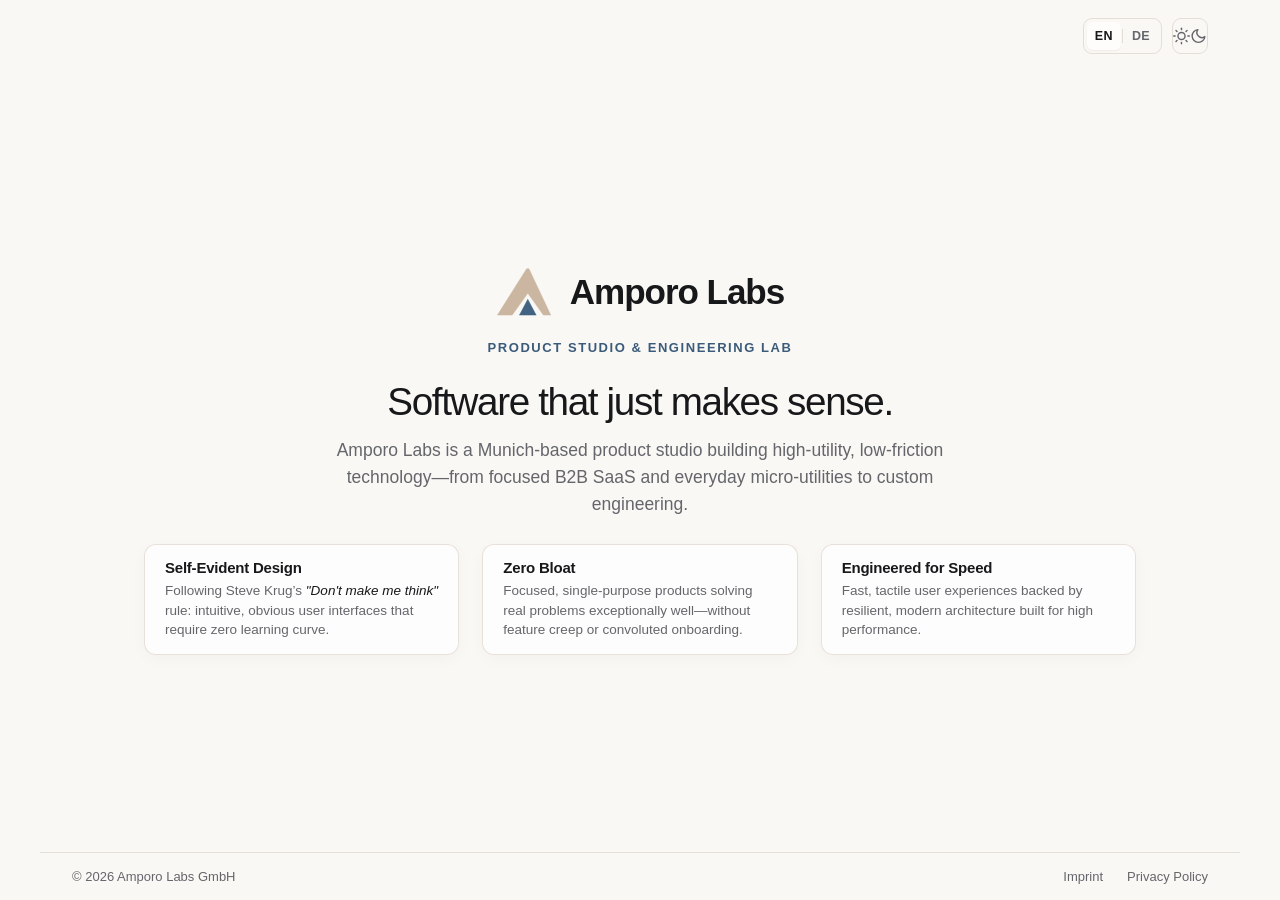
<file: index.html>
<!doctype html>
<html lang="en">
<head>
  <meta charset="utf-8">
  <meta name="viewport" content="width=device-width, initial-scale=1">
  <meta name="description" content="Amporo Labs GmbH is a Munich-based product studio and engineering lab building high-utility, low-friction technology.">
  <title>Amporo Labs GmbH — Product Studio &amp; Engineering Lab</title>
  <link rel="canonical" href="https://amporolabs.com/">
  <link rel="alternate" hreflang="en" href="https://amporolabs.com/">
  <link rel="alternate" hreflang="de" href="https://amporolabs.com/de/">
  <link rel="alternate" hreflang="x-default" href="https://amporolabs.com/">
  <meta property="og:title" content="Amporo Labs GmbH — Product Studio &amp; Engineering Lab">
  <meta property="og:description" content="Amporo Labs is a Munich-based product studio and engineering lab building high-utility, low-friction technology.">
  <meta property="og:type" content="website">
  <meta property="og:url" content="https://amporolabs.com/">
  <meta property="og:image" content="https://amporolabs.com/logo-mark.svg">
  <meta name="twitter:card" content="summary">
  <link rel="icon" type="image/svg+xml" href="favicon.svg">
  <link rel="stylesheet" href="styles.css">
  <script>
    (function() {
      try {
        var savedTheme = localStorage.getItem('amporo-theme');
        if (savedTheme) document.documentElement.setAttribute('data-theme', savedTheme);
        var savedLang = localStorage.getItem('amporo-lang');
        if (savedLang === 'de') {
          window.location.replace('de/');
        }
      } catch(e) {}
    })();
  </script>
</head>
<body>
  <header class="site-header landing-header">
    <div class="header-actions">
      <nav class="lang-switcher" aria-label="Language">
        <span class="lang-opt is-active" aria-current="true">EN</span>
        <span class="lang-divider" aria-hidden="true"></span>
        <a class="lang-opt" href="de/" data-lang="de" aria-label="Auf Deutsch wechseln">DE</a>
      </nav>
      <button id="theme-toggle" class="theme-toggle-btn" aria-label="Toggle color theme">
        <!-- Sun icon (shown in dark mode) -->
        <svg class="icon-sun" viewBox="0 0 24 24" aria-hidden="true">
          <circle cx="12" cy="12" r="5"></circle>
          <line x1="12" y1="1" x2="12" y2="3"></line>
          <line x1="12" y1="21" x2="12" y2="23"></line>
          <line x1="4.22" y1="4.22" x2="5.64" y2="5.64"></line>
          <line x1="18.36" y1="18.36" x2="19.78" y2="19.78"></line>
          <line x1="1" y1="12" x2="3" y2="12"></line>
          <line x1="21" y1="12" x2="23" y2="12"></line>
          <line x1="4.22" y1="19.78" x2="5.64" y2="18.36"></line>
          <line x1="18.36" y1="5.64" x2="19.78" y2="4.22"></line>
        </svg>
        <!-- Moon icon (shown in light mode) -->
        <svg class="icon-moon" viewBox="0 0 24 24" aria-hidden="true">
          <path d="M21 12.79A9 9 0 1 1 11.21 3 7 7 0 0 0 21 12.79z"></path>
        </svg>
      </button>
    </div>
  </header>

  <main class="landing">
    <section class="hero" aria-labelledby="hero-title">
      <div class="hero-logo-wrap">
        <a class="hero-brand" href="./" aria-label="Amporo Labs home">
          <svg class="hero-logo-mark" xmlns="http://www.w3.org/2000/svg" viewBox="0 0 242 232" fill="none" aria-hidden="true">
            <path d="M132 16 L142 16 L236 216 L204 216 L137 122 L70 216 L6 216 Z" fill="#CBB7A1" stroke="#CBB7A1" stroke-width="2" stroke-linejoin="round"/>
            <polygon points="137,148 173,216 101,216" fill="#426382" stroke="#426382" stroke-width="2" stroke-linejoin="round"/>
          </svg>
          <span class="hero-brand-name">Amporo Labs</span>
        </a>
      </div>

      <p class="eyebrow">Product Studio &amp; Engineering Lab</p>
      <h1 id="hero-title">Software that just makes sense.</h1>
      <p class="intro">Amporo Labs is a Munich-based product studio building high-utility, low-friction technology—from focused B2B SaaS and everyday micro-utilities to custom engineering.</p>
    </section>

    <section class="principles" aria-label="Core Principles">
      <article class="principle-card">
        <h2>Self-Evident Design</h2>
        <p>Following Steve Krug’s <em>"Don't make me think"</em> rule: intuitive, obvious user interfaces that require zero learning curve.</p>
      </article>
      <article class="principle-card">
        <h2>Zero Bloat</h2>
        <p>Focused, single-purpose products solving real problems exceptionally well—without feature creep or convoluted onboarding.</p>
      </article>
      <article class="principle-card">
        <h2>Engineered for Speed</h2>
        <p>Fast, tactile user experiences backed by resilient, modern architecture built for high performance.</p>
      </article>
    </section>
  </main>

  <footer class="site-footer">
    <span>© <span id="year"></span> Amporo Labs GmbH</span>
    <nav aria-label="Legal">
      <a href="imprint.html">Imprint</a>
      <a href="privacy.html">Privacy Policy</a>
    </nav>
  </footer>

  <div id="lang-toast" class="lang-toast" role="status" aria-live="polite">
    <a href="de/" class="lang-toast-link">🇩🇪 Auf Deutsch ansehen <span class="arrow">→</span></a>
    <button id="lang-toast-close" class="lang-toast-close" aria-label="Schließen" title="Schließen">
      <svg viewBox="0 0 24 24" aria-hidden="true">
        <line x1="18" y1="6" x2="6" y2="18"></line>
        <line x1="6" y1="6" x2="18" y2="18"></line>
      </svg>
    </button>
  </div>

  <script src="site.js"></script>
</body>
</html>
</file>
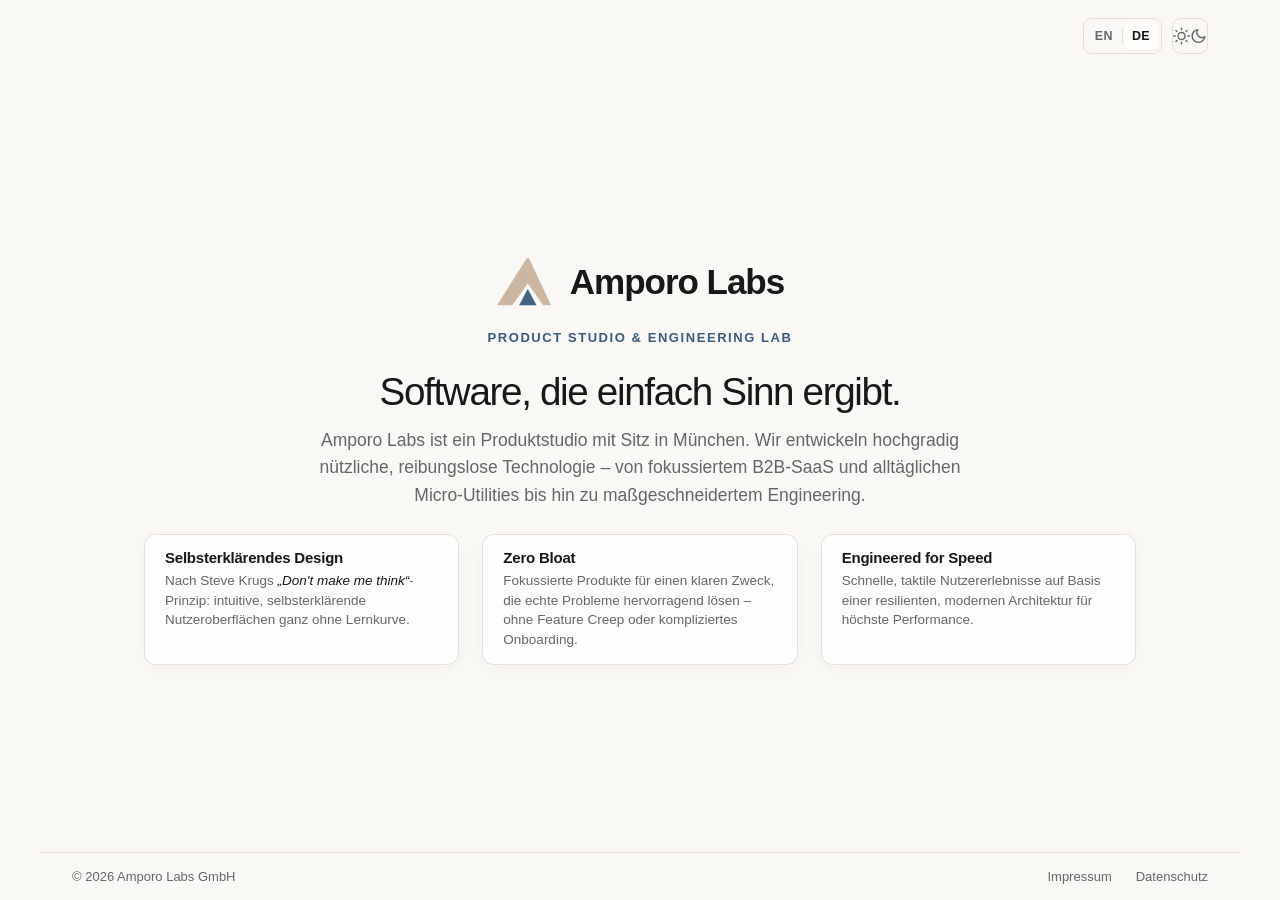
<file: de/index.html>
<!doctype html>
<html lang="de">
<head>
  <meta charset="utf-8">
  <meta name="viewport" content="width=device-width, initial-scale=1">
  <meta name="description" content="Amporo Labs GmbH ist ein Produktstudio und Engineering-Lab mit Sitz in München für hochgradig nützliche, reibungslose Technologie.">
  <title>Amporo Labs GmbH — Product Studio &amp; Engineering Lab</title>
  <link rel="canonical" href="https://amporolabs.com/de/">
  <link rel="alternate" hreflang="en" href="https://amporolabs.com/">
  <link rel="alternate" hreflang="de" href="https://amporolabs.com/de/">
  <link rel="alternate" hreflang="x-default" href="https://amporolabs.com/">
  <meta property="og:title" content="Amporo Labs GmbH — Product Studio &amp; Engineering Lab">
  <meta property="og:description" content="Amporo Labs ist ein Produktstudio mit Sitz in München. Wir entwickeln hochgradig nützliche, reibungslose Technologie.">
  <meta property="og:type" content="website">
  <meta property="og:url" content="https://amporolabs.com/de/">
  <meta property="og:image" content="https://amporolabs.com/logo-mark.svg">
  <meta name="twitter:card" content="summary">
  <link rel="icon" type="image/svg+xml" href="../favicon.svg">
  <link rel="stylesheet" href="../styles.css">
  <script>
    (function() {
      try {
        var saved = localStorage.getItem('amporo-theme');
        if (saved) document.documentElement.setAttribute('data-theme', saved);
      } catch(e) {}
    })();
  </script>
</head>
<body>
  <header class="site-header landing-header">
    <div class="header-actions">
      <nav class="lang-switcher" aria-label="Sprache">
        <a class="lang-opt" href="../" data-lang="en" aria-label="Switch to English">EN</a>
        <span class="lang-divider" aria-hidden="true"></span>
        <span class="lang-opt is-active" aria-current="true">DE</span>
      </nav>
      <button id="theme-toggle" class="theme-toggle-btn" aria-label="Farbschema wechseln">
        <!-- Sun icon (shown in dark mode) -->
        <svg class="icon-sun" viewBox="0 0 24 24" aria-hidden="true">
          <circle cx="12" cy="12" r="5"></circle>
          <line x1="12" y1="1" x2="12" y2="3"></line>
          <line x1="12" y1="21" x2="12" y2="23"></line>
          <line x1="4.22" y1="4.22" x2="5.64" y2="5.64"></line>
          <line x1="18.36" y1="18.36" x2="19.78" y2="19.78"></line>
          <line x1="1" y1="12" x2="3" y2="12"></line>
          <line x1="21" y1="12" x2="23" y2="12"></line>
          <line x1="4.22" y1="19.78" x2="5.64" y2="18.36"></line>
          <line x1="18.36" y1="5.64" x2="19.78" y2="4.22"></line>
        </svg>
        <!-- Moon icon (shown in light mode) -->
        <svg class="icon-moon" viewBox="0 0 24 24" aria-hidden="true">
          <path d="M21 12.79A9 9 0 1 1 11.21 3 7 7 0 0 0 21 12.79z"></path>
        </svg>
      </button>
    </div>
  </header>

  <main class="landing">
    <section class="hero" aria-labelledby="hero-title">
      <div class="hero-logo-wrap">
        <a class="hero-brand" href="./" aria-label="Amporo Labs Startseite">
          <svg class="hero-logo-mark" xmlns="http://www.w3.org/2000/svg" viewBox="0 0 242 232" fill="none" aria-hidden="true">
            <path d="M132 16 L142 16 L236 216 L204 216 L137 122 L70 216 L6 216 Z" fill="#CBB7A1" stroke="#CBB7A1" stroke-width="2" stroke-linejoin="round"/>
            <polygon points="137,148 173,216 101,216" fill="#426382" stroke="#426382" stroke-width="2" stroke-linejoin="round"/>
          </svg>
          <span class="hero-brand-name">Amporo Labs</span>
        </a>
      </div>

      <p class="eyebrow">Product Studio &amp; Engineering Lab</p>
      <h1 id="hero-title">Software, die einfach Sinn ergibt.</h1>
      <p class="intro">Amporo Labs ist ein Produktstudio mit Sitz in München. Wir entwickeln hochgradig nützliche, reibungslose Technologie – von fokussiertem B2B-SaaS und alltäglichen Micro-Utilities bis hin zu maßgeschneidertem Engineering.</p>
    </section>

    <section class="principles" aria-label="Grundprinzipien">
      <article class="principle-card">
        <h2>Selbsterklärendes Design</h2>
        <p>Nach Steve Krugs <em>„Don't make me think“</em>-Prinzip: intuitive, selbsterklärende Nutzeroberflächen ganz ohne Lernkurve.</p>
      </article>
      <article class="principle-card">
        <h2>Zero Bloat</h2>
        <p>Fokussierte Produkte für einen klaren Zweck, die echte Probleme hervorragend lösen – ohne Feature Creep oder kompliziertes Onboarding.</p>
      </article>
      <article class="principle-card">
        <h2>Engineered for Speed</h2>
        <p>Schnelle, taktile Nutzererlebnisse auf Basis einer resilienten, modernen Architektur für höchste Performance.</p>
      </article>
    </section>
  </main>

  <footer class="site-footer">
    <span>© <span id="year"></span> Amporo Labs GmbH</span>
    <nav aria-label="Rechtliches">
      <a href="impressum.html">Impressum</a>
      <a href="datenschutz.html">Datenschutz</a>
    </nav>
  </footer>

  <script src="../site.js"></script>
</body>
</html>
</file>
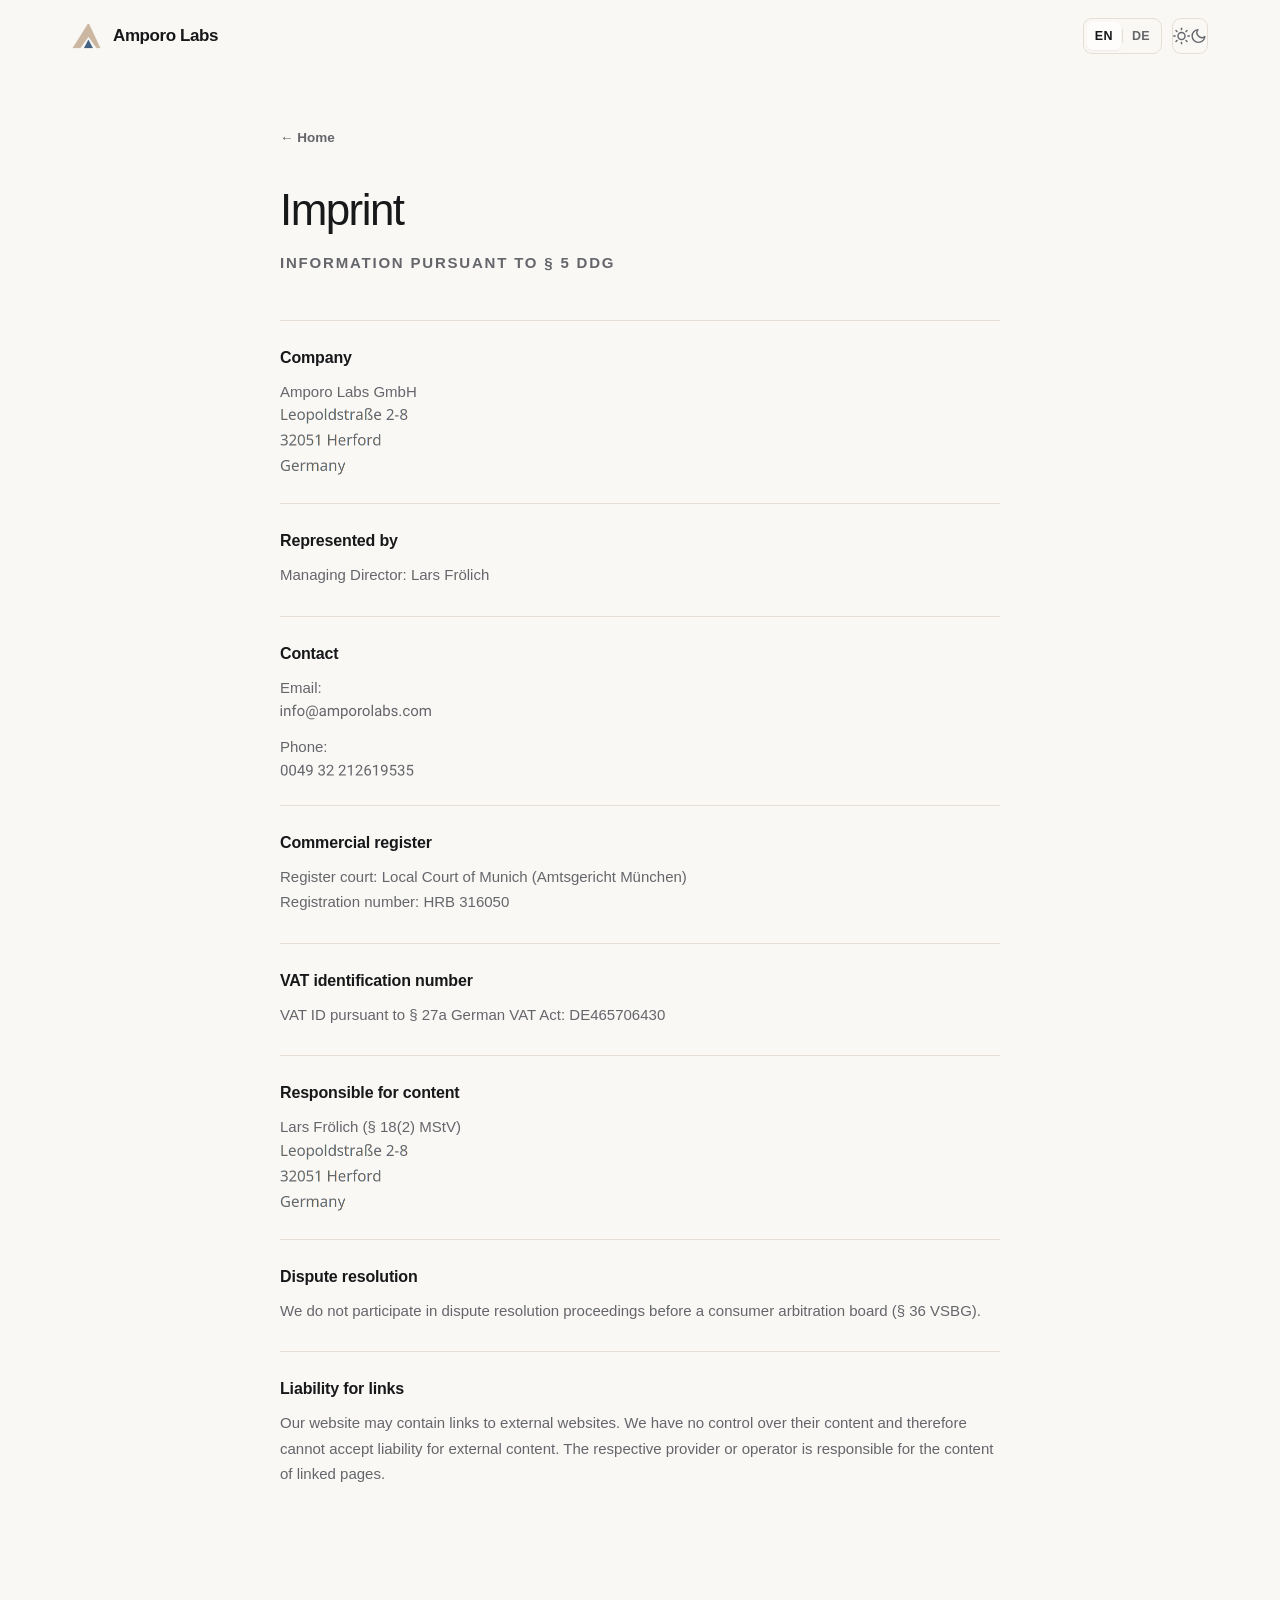
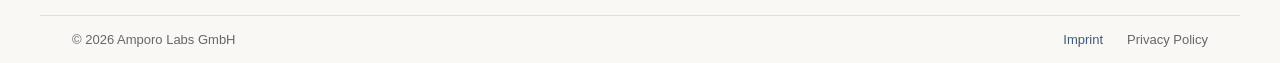
<file: imprint.html>
<!doctype html>
<html lang="en">
<head>
  <meta charset="utf-8">
  <meta name="viewport" content="width=device-width, initial-scale=1">
  <meta name="robots" content="noindex">
  <title>Imprint — Amporo Labs GmbH</title>
  <link rel="canonical" href="https://amporolabs.com/imprint.html">
  <link rel="alternate" hreflang="en" href="https://amporolabs.com/imprint.html">
  <link rel="alternate" hreflang="de" href="https://amporolabs.com/de/impressum.html">
  <link rel="icon" type="image/svg+xml" href="favicon.svg">
  <link rel="stylesheet" href="styles.css">
  <script>
    (function() {
      try {
        var saved = localStorage.getItem('amporo-theme');
        if (saved) document.documentElement.setAttribute('data-theme', saved);
      } catch(e) {}
    })();
  </script>
</head>
<body>
  <header class="site-header">
    <a class="wordmark" href="./" aria-label="Amporo Labs home">
      <svg class="wordmark-logo" xmlns="http://www.w3.org/2000/svg" viewBox="0 0 242 232" fill="none" width="28" height="27" aria-hidden="true">
        <path d="M132 16 L142 16 L236 216 L204 216 L137 122 L70 216 L6 216 Z" fill="#CBB7A1" stroke="#CBB7A1" stroke-width="2" stroke-linejoin="round"/>
        <polygon points="137,148 173,216 101,216" fill="#426382" stroke="#426382" stroke-width="2" stroke-linejoin="round"/>
      </svg>
      <span>Amporo Labs</span>
    </a>
    <div class="header-actions">
      <nav class="lang-switcher" aria-label="Language">
        <span class="lang-opt is-active" aria-current="true">EN</span>
        <span class="lang-divider" aria-hidden="true"></span>
        <a class="lang-opt" href="de/impressum.html" data-lang="de" aria-label="Auf Deutsch wechseln">DE</a>
      </nav>
      <button id="theme-toggle" class="theme-toggle-btn" aria-label="Toggle color theme">
        <svg class="icon-sun" viewBox="0 0 24 24" aria-hidden="true">
          <circle cx="12" cy="12" r="5"></circle>
          <line x1="12" y1="1" x2="12" y2="3"></line>
          <line x1="12" y1="21" x2="12" y2="23"></line>
          <line x1="4.22" y1="4.22" x2="5.64" y2="5.64"></line>
          <line x1="18.36" y1="18.36" x2="19.78" y2="19.78"></line>
          <line x1="1" y1="12" x2="3" y2="12"></line>
          <line x1="21" y1="12" x2="23" y2="12"></line>
          <line x1="4.22" y1="19.78" x2="5.64" y2="18.36"></line>
          <line x1="18.36" y1="5.64" x2="19.78" y2="4.22"></line>
        </svg>
        <svg class="icon-moon" viewBox="0 0 24 24" aria-hidden="true">
          <path d="M21 12.79A9 9 0 1 1 11.21 3 7 7 0 0 0 21 12.79z"></path>
        </svg>
      </button>
    </div>
  </header>

  <main class="legal-page">
    <a class="back" href="./">← Home</a>
    <h1>Imprint</h1>
    <p class="legal-note">Information pursuant to § 5 DDG</p>

    <section>
      <h2>Company</h2>
      <p>Amporo Labs GmbH<br>
        <img src="contact-address-light.png" alt="Postal address" class="anti-scrape-img anti-scrape-address anti-scrape-light" width="128" height="67">
        <img src="contact-address-dark.png" alt="Postal address" class="anti-scrape-img anti-scrape-address anti-scrape-dark" width="128" height="67">
      </p>
    </section>

    <section>
      <h2>Represented by</h2>
      <p>Managing Director: Lars Frölich</p>
    </section>

    <section>
      <h2>Contact</h2>
      <p>Email:<br>
        <img src="contact-email-light.png" alt="Email address" class="anti-scrape-img anti-scrape-email anti-scrape-light" width="152" height="16">
        <img src="contact-email-dark.png" alt="Email address" class="anti-scrape-img anti-scrape-email anti-scrape-dark" width="152" height="16">
      </p>
      <p style="margin-top: 14px;">Phone:<br>
        <img src="contact-phone-light.png" alt="Phone number" class="anti-scrape-img anti-scrape-phone anti-scrape-light" width="134" height="13">
        <img src="contact-phone-dark.png" alt="Phone number" class="anti-scrape-img anti-scrape-phone anti-scrape-dark" width="134" height="13">
      </p>
    </section>

    <section>
      <h2>Commercial register</h2>
      <p>Register court: Local Court of Munich (Amtsgericht München)<br>Registration number: HRB 316050</p>
    </section>

    <section>
      <h2>VAT identification number</h2>
      <p>VAT ID pursuant to § 27a German VAT Act: DE465706430</p>
    </section>

    <section>
      <h2>Responsible for content</h2>
      <p>Lars Frölich (§ 18(2) MStV)<br>
        <img src="contact-address-light.png" alt="Postal address" class="anti-scrape-img anti-scrape-address anti-scrape-light" width="128" height="67">
        <img src="contact-address-dark.png" alt="Postal address" class="anti-scrape-img anti-scrape-address anti-scrape-dark" width="128" height="67">
      </p>
    </section>

    <section>
      <h2>Dispute resolution</h2>
      <p>We do not participate in dispute resolution proceedings before a consumer arbitration board (§ 36 VSBG).</p>
    </section>

    <section>
      <h2>Liability for links</h2>
      <p>Our website may contain links to external websites. We have no control over their content and therefore cannot accept liability for external content. The respective provider or operator is responsible for the content of linked pages.</p>
    </section>
  </main>

  <footer class="site-footer">
    <span>© <span id="year"></span> Amporo Labs GmbH</span>
    <nav aria-label="Legal">
      <a href="imprint.html" aria-current="page">Imprint</a>
      <a href="privacy.html">Privacy Policy</a>
    </nav>
  </footer>

  <script src="site.js"></script>
</body>
</html>
</file>
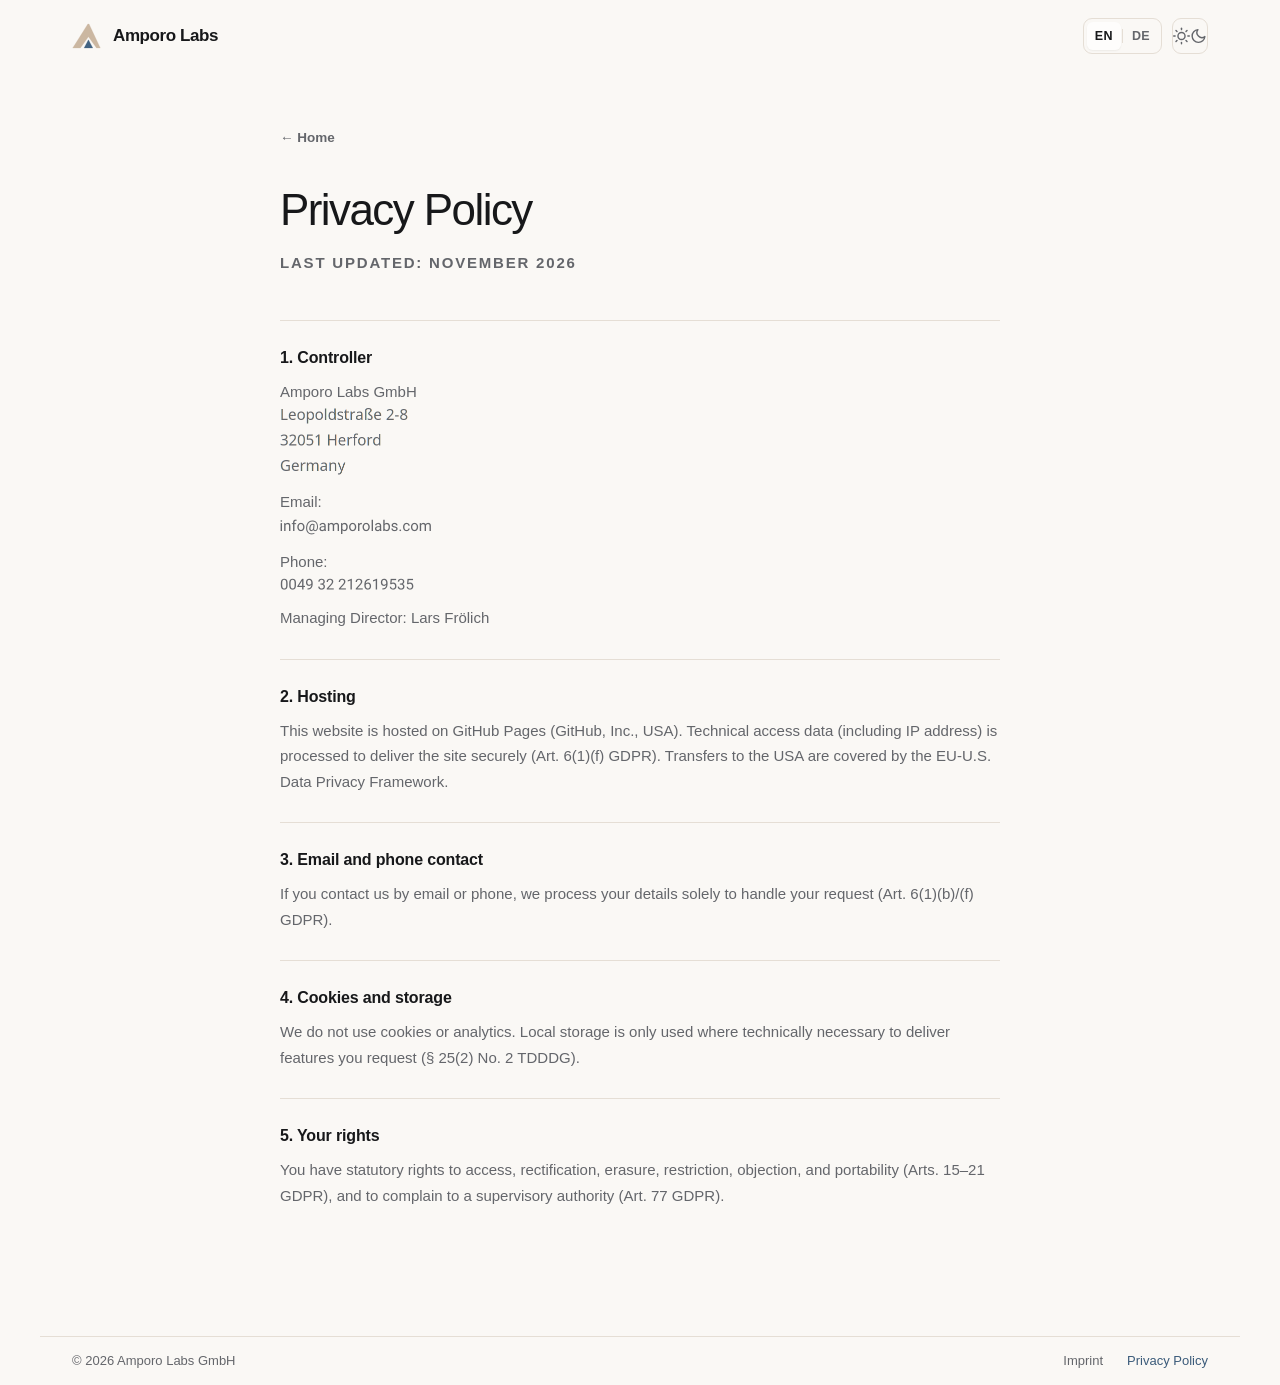
<file: privacy.html>
<!doctype html>
<html lang="en">
<head>
  <meta charset="utf-8">
  <meta name="viewport" content="width=device-width, initial-scale=1">
  <meta name="robots" content="noindex">
  <title>Privacy Policy — Amporo Labs GmbH</title>
  <link rel="canonical" href="https://amporolabs.com/privacy.html">
  <link rel="alternate" hreflang="en" href="https://amporolabs.com/privacy.html">
  <link rel="alternate" hreflang="de" href="https://amporolabs.com/de/datenschutz.html">
  <link rel="icon" type="image/svg+xml" href="favicon.svg">
  <link rel="stylesheet" href="styles.css">
  <script>
    (function() {
      try {
        var saved = localStorage.getItem('amporo-theme');
        if (saved) document.documentElement.setAttribute('data-theme', saved);
      } catch(e) {}
    })();
  </script>
</head>
<body>
  <header class="site-header">
    <a class="wordmark" href="./" aria-label="Amporo Labs home">
      <svg class="wordmark-logo" xmlns="http://www.w3.org/2000/svg" viewBox="0 0 242 232" fill="none" width="28" height="27" aria-hidden="true">
        <path d="M132 16 L142 16 L236 216 L204 216 L137 122 L70 216 L6 216 Z" fill="#CBB7A1" stroke="#CBB7A1" stroke-width="2" stroke-linejoin="round"/>
        <polygon points="137,148 173,216 101,216" fill="#426382" stroke="#426382" stroke-width="2" stroke-linejoin="round"/>
      </svg>
      <span>Amporo Labs</span>
    </a>
    <div class="header-actions">
      <nav class="lang-switcher" aria-label="Language">
        <span class="lang-opt is-active" aria-current="true">EN</span>
        <span class="lang-divider" aria-hidden="true"></span>
        <a class="lang-opt" href="de/datenschutz.html" data-lang="de" aria-label="Auf Deutsch wechseln">DE</a>
      </nav>
      <button id="theme-toggle" class="theme-toggle-btn" aria-label="Toggle color theme">
        <svg class="icon-sun" viewBox="0 0 24 24" aria-hidden="true">
          <circle cx="12" cy="12" r="5"></circle>
          <line x1="12" y1="1" x2="12" y2="3"></line>
          <line x1="12" y1="21" x2="12" y2="23"></line>
          <line x1="4.22" y1="4.22" x2="5.64" y2="5.64"></line>
          <line x1="18.36" y1="18.36" x2="19.78" y2="19.78"></line>
          <line x1="1" y1="12" x2="3" y2="12"></line>
          <line x1="21" y1="12" x2="23" y2="12"></line>
          <line x1="4.22" y1="19.78" x2="5.64" y2="18.36"></line>
          <line x1="18.36" y1="5.64" x2="19.78" y2="4.22"></line>
        </svg>
        <svg class="icon-moon" viewBox="0 0 24 24" aria-hidden="true">
          <path d="M21 12.79A9 9 0 1 1 11.21 3 7 7 0 0 0 21 12.79z"></path>
        </svg>
      </button>
    </div>
  </header>

  <main class="legal-page">
    <a class="back" href="./">← Home</a>
    <h1>Privacy Policy</h1>
    <p class="legal-note">Last updated: November 2026</p>

    <section>
      <h2>1. Controller</h2>
      <p>Amporo Labs GmbH<br>
        <img src="contact-address-light.png" alt="Postal address" class="anti-scrape-img anti-scrape-address anti-scrape-light" width="128" height="67">
        <img src="contact-address-dark.png" alt="Postal address" class="anti-scrape-img anti-scrape-address anti-scrape-dark" width="128" height="67">
      </p>
      <p style="margin-top: 14px;">Email:<br>
        <img src="contact-email-light.png" alt="Email address" class="anti-scrape-img anti-scrape-email anti-scrape-light" width="152" height="16">
        <img src="contact-email-dark.png" alt="Email address" class="anti-scrape-img anti-scrape-email anti-scrape-dark" width="152" height="16">
      </p>
      <p style="margin-top: 14px;">Phone:<br>
        <img src="contact-phone-light.png" alt="Phone number" class="anti-scrape-img anti-scrape-phone anti-scrape-light" width="134" height="13">
        <img src="contact-phone-dark.png" alt="Phone number" class="anti-scrape-img anti-scrape-phone anti-scrape-dark" width="134" height="13">
      </p>
      <p style="margin-top: 14px;">Managing Director: Lars Frölich</p>
    </section>
    <section>
      <h2>2. Hosting</h2>
      <p>This website is hosted on GitHub Pages (GitHub, Inc., USA). Technical access data (including IP address) is processed to deliver the site securely (Art. 6(1)(f) GDPR). Transfers to the USA are covered by the EU-U.S. Data Privacy Framework.</p>
    </section>
    <section>
      <h2>3. Email and phone contact</h2>
      <p>If you contact us by email or phone, we process your details solely to handle your request (Art. 6(1)(b)/(f) GDPR).</p>
    </section>
    <section>
      <h2>4. Cookies and storage</h2>
      <p>We do not use cookies or analytics. Local storage is only used where technically necessary to deliver features you request (§ 25(2) No. 2 TDDDG).</p>
    </section>
    <section>
      <h2>5. Your rights</h2>
      <p>You have statutory rights to access, rectification, erasure, restriction, objection, and portability (Arts. 15–21 GDPR), and to complain to a supervisory authority (Art. 77 GDPR).</p>
    </section>
  </main>

  <footer class="site-footer">
    <span>© <span id="year"></span> Amporo Labs GmbH</span>
    <nav aria-label="Legal">
      <a href="imprint.html">Imprint</a>
      <a href="privacy.html" aria-current="page">Privacy Policy</a>
    </nav>
  </footer>

  <script src="site.js"></script>
</body>
</html>
</file>
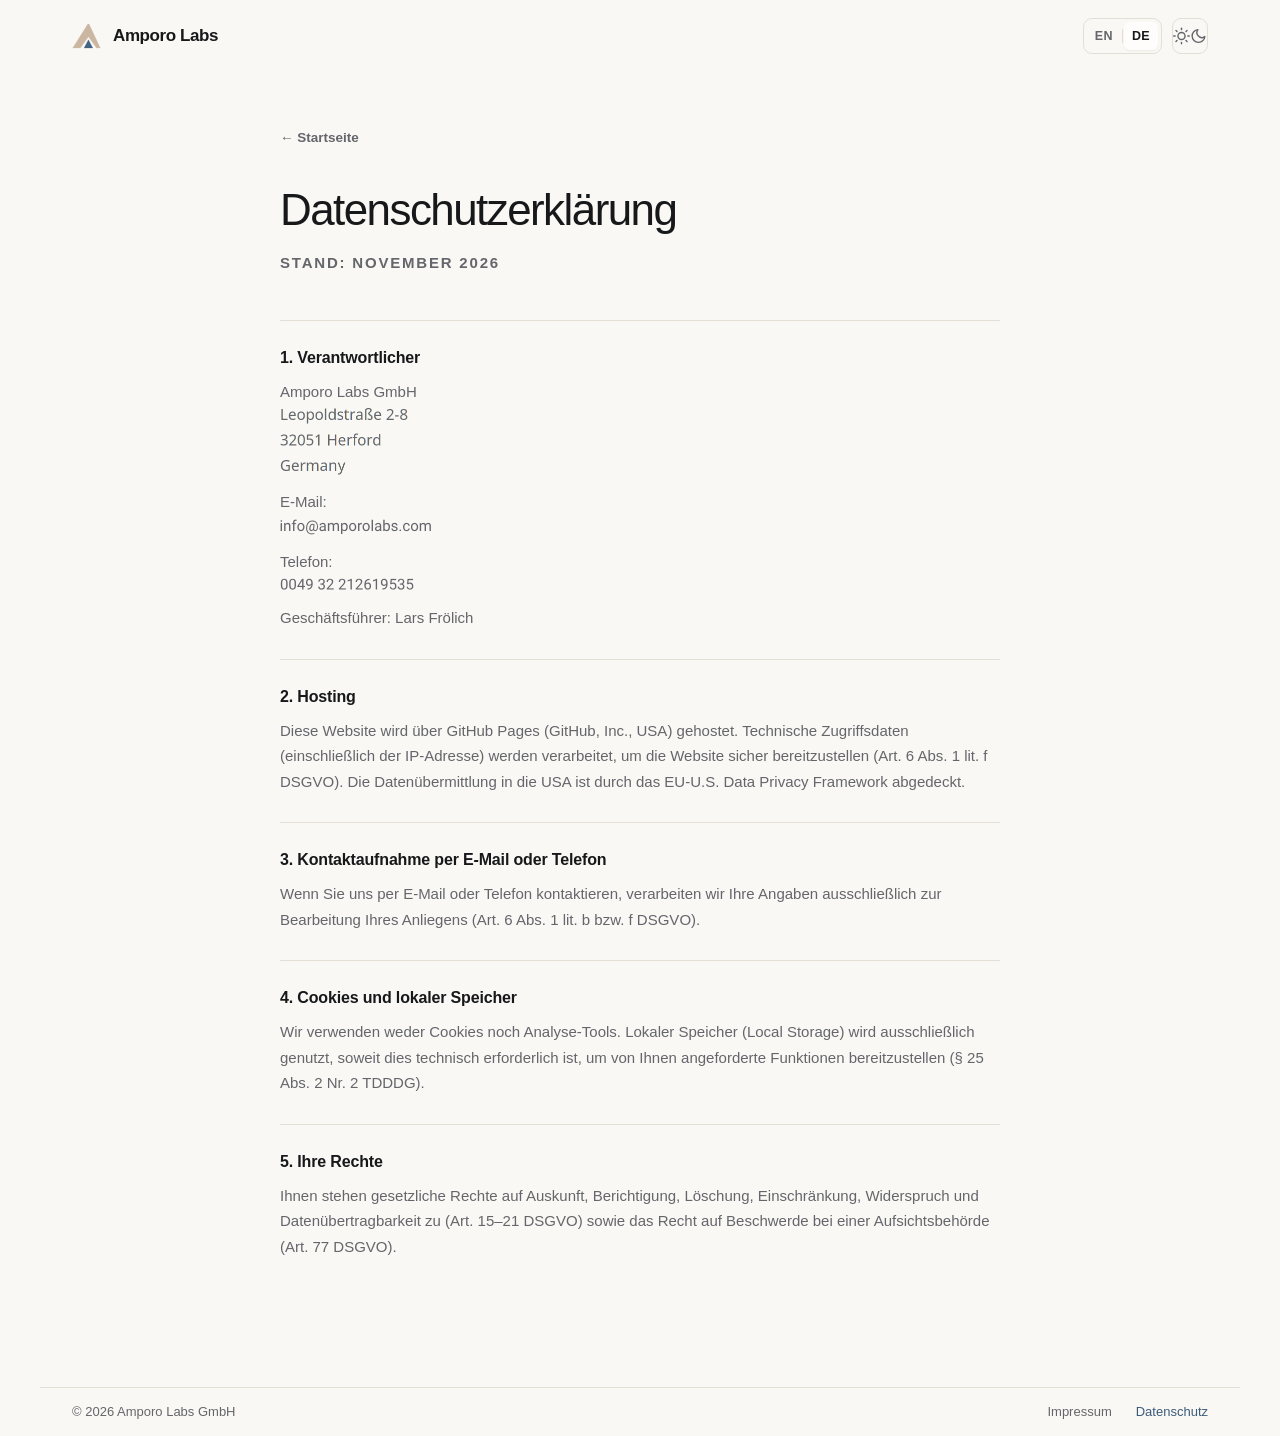
<file: de/datenschutz.html>
<!doctype html>
<html lang="de">
<head>
  <meta charset="utf-8">
  <meta name="viewport" content="width=device-width, initial-scale=1">
  <meta name="robots" content="noindex">
  <title>Datenschutzerklärung — Amporo Labs GmbH</title>
  <link rel="canonical" href="https://amporolabs.com/de/datenschutz.html">
  <link rel="alternate" hreflang="en" href="https://amporolabs.com/privacy.html">
  <link rel="alternate" hreflang="de" href="https://amporolabs.com/de/datenschutz.html">
  <link rel="icon" type="image/svg+xml" href="../favicon.svg">
  <link rel="stylesheet" href="../styles.css">
  <script>
    (function() {
      try {
        var saved = localStorage.getItem('amporo-theme');
        if (saved) document.documentElement.setAttribute('data-theme', saved);
      } catch(e) {}
    })();
  </script>
</head>
<body>
  <header class="site-header">
    <a class="wordmark" href="./" aria-label="Amporo Labs Startseite">
      <svg class="wordmark-logo" xmlns="http://www.w3.org/2000/svg" viewBox="0 0 242 232" fill="none" width="28" height="27" aria-hidden="true">
        <path d="M132 16 L142 16 L236 216 L204 216 L137 122 L70 216 L6 216 Z" fill="#CBB7A1" stroke="#CBB7A1" stroke-width="2" stroke-linejoin="round"/>
        <polygon points="137,148 173,216 101,216" fill="#426382" stroke="#426382" stroke-width="2" stroke-linejoin="round"/>
      </svg>
      <span>Amporo Labs</span>
    </a>
    <div class="header-actions">
      <nav class="lang-switcher" aria-label="Sprache">
        <a class="lang-opt" href="../privacy.html" data-lang="en" aria-label="Switch to English">EN</a>
        <span class="lang-divider" aria-hidden="true"></span>
        <span class="lang-opt is-active" aria-current="true">DE</span>
      </nav>
      <button id="theme-toggle" class="theme-toggle-btn" aria-label="Farbschema wechseln">
        <svg class="icon-sun" viewBox="0 0 24 24" aria-hidden="true">
          <circle cx="12" cy="12" r="5"></circle>
          <line x1="12" y1="1" x2="12" y2="3"></line>
          <line x1="12" y1="21" x2="12" y2="23"></line>
          <line x1="4.22" y1="4.22" x2="5.64" y2="5.64"></line>
          <line x1="18.36" y1="18.36" x2="19.78" y2="19.78"></line>
          <line x1="1" y1="12" x2="3" y2="12"></line>
          <line x1="21" y1="12" x2="23" y2="12"></line>
          <line x1="4.22" y1="19.78" x2="5.64" y2="18.36"></line>
          <line x1="18.36" y1="5.64" x2="19.78" y2="4.22"></line>
        </svg>
        <svg class="icon-moon" viewBox="0 0 24 24" aria-hidden="true">
          <path d="M21 12.79A9 9 0 1 1 11.21 3 7 7 0 0 0 21 12.79z"></path>
        </svg>
      </button>
    </div>
  </header>

  <main class="legal-page">
    <a class="back" href="./">← Startseite</a>
    <h1>Datenschutzerklärung</h1>
    <p class="legal-note">Stand: November 2026</p>

    <section>
      <h2>1. Verantwortlicher</h2>
      <p>Amporo Labs GmbH<br>
        <img src="../contact-address-light.png" alt="Postanschrift" class="anti-scrape-img anti-scrape-address anti-scrape-light" width="128" height="67">
        <img src="../contact-address-dark.png" alt="Postanschrift" class="anti-scrape-img anti-scrape-address anti-scrape-dark" width="128" height="67">
      </p>
      <p style="margin-top: 14px;">E-Mail:<br>
        <img src="../contact-email-light.png" alt="E-Mail-Adresse" class="anti-scrape-img anti-scrape-email anti-scrape-light" width="152" height="16">
        <img src="../contact-email-dark.png" alt="E-Mail-Adresse" class="anti-scrape-img anti-scrape-email anti-scrape-dark" width="152" height="16">
      </p>
      <p style="margin-top: 14px;">Telefon:<br>
        <img src="../contact-phone-light.png" alt="Telefonnummer" class="anti-scrape-img anti-scrape-phone anti-scrape-light" width="134" height="13">
        <img src="../contact-phone-dark.png" alt="Telefonnummer" class="anti-scrape-img anti-scrape-phone anti-scrape-dark" width="134" height="13">
      </p>
      <p style="margin-top: 14px;">Geschäftsführer: Lars Frölich</p>
    </section>

    <section>
      <h2>2. Hosting</h2>
      <p>Diese Website wird über GitHub Pages (GitHub, Inc., USA) gehostet. Technische Zugriffsdaten (einschließlich der IP-Adresse) werden verarbeitet, um die Website sicher bereitzustellen (Art. 6 Abs. 1 lit. f DSGVO). Die Datenübermittlung in die USA ist durch das EU-U.S. Data Privacy Framework abgedeckt.</p>
    </section>

    <section>
      <h2>3. Kontaktaufnahme per E-Mail oder Telefon</h2>
      <p>Wenn Sie uns per E-Mail oder Telefon kontaktieren, verarbeiten wir Ihre Angaben ausschließlich zur Bearbeitung Ihres Anliegens (Art. 6 Abs. 1 lit. b bzw. f DSGVO).</p>
    </section>

    <section>
      <h2>4. Cookies und lokaler Speicher</h2>
      <p>Wir verwenden weder Cookies noch Analyse-Tools. Lokaler Speicher (Local Storage) wird ausschließlich genutzt, soweit dies technisch erforderlich ist, um von Ihnen angeforderte Funktionen bereitzustellen (§ 25 Abs. 2 Nr. 2 TDDDG).</p>
    </section>

    <section>
      <h2>5. Ihre Rechte</h2>
      <p>Ihnen stehen gesetzliche Rechte auf Auskunft, Berichtigung, Löschung, Einschränkung, Widerspruch und Datenübertragbarkeit zu (Art. 15–21 DSGVO) sowie das Recht auf Beschwerde bei einer Aufsichtsbehörde (Art. 77 DSGVO).</p>
    </section>
  </main>

  <footer class="site-footer">
    <span>© <span id="year"></span> Amporo Labs GmbH</span>
    <nav aria-label="Rechtliches">
      <a href="impressum.html">Impressum</a>
      <a href="datenschutz.html" aria-current="page">Datenschutz</a>
    </nav>
  </footer>

  <script src="../site.js"></script>
</body>
</html>
</file>
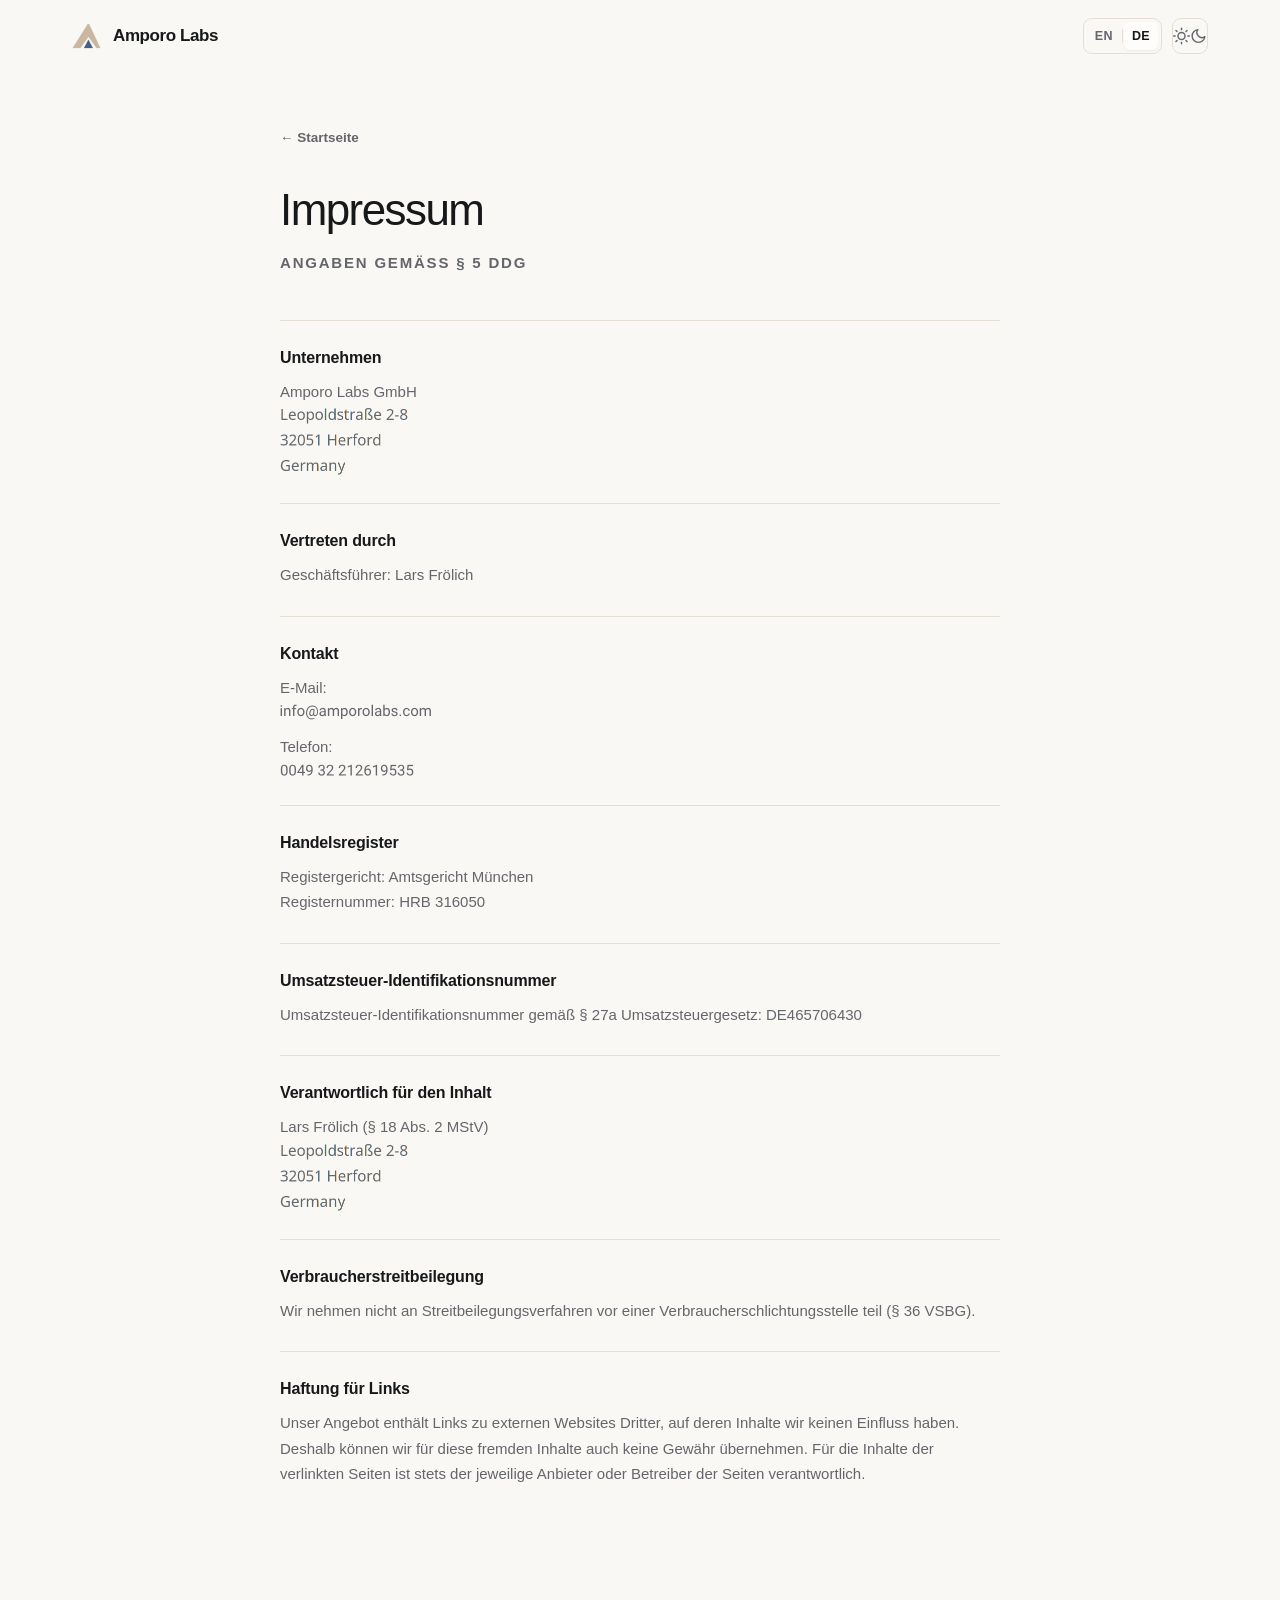
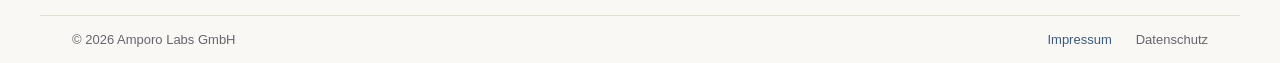
<file: de/impressum.html>
<!doctype html>
<html lang="de">
<head>
  <meta charset="utf-8">
  <meta name="viewport" content="width=device-width, initial-scale=1">
  <meta name="robots" content="noindex">
  <title>Impressum — Amporo Labs GmbH</title>
  <link rel="canonical" href="https://amporolabs.com/de/impressum.html">
  <link rel="alternate" hreflang="en" href="https://amporolabs.com/imprint.html">
  <link rel="alternate" hreflang="de" href="https://amporolabs.com/de/impressum.html">
  <link rel="icon" type="image/svg+xml" href="../favicon.svg">
  <link rel="stylesheet" href="../styles.css">
  <script>
    (function() {
      try {
        var saved = localStorage.getItem('amporo-theme');
        if (saved) document.documentElement.setAttribute('data-theme', saved);
      } catch(e) {}
    })();
  </script>
</head>
<body>
  <header class="site-header">
    <a class="wordmark" href="./" aria-label="Amporo Labs Startseite">
      <svg class="wordmark-logo" xmlns="http://www.w3.org/2000/svg" viewBox="0 0 242 232" fill="none" width="28" height="27" aria-hidden="true">
        <path d="M132 16 L142 16 L236 216 L204 216 L137 122 L70 216 L6 216 Z" fill="#CBB7A1" stroke="#CBB7A1" stroke-width="2" stroke-linejoin="round"/>
        <polygon points="137,148 173,216 101,216" fill="#426382" stroke="#426382" stroke-width="2" stroke-linejoin="round"/>
      </svg>
      <span>Amporo Labs</span>
    </a>
    <div class="header-actions">
      <nav class="lang-switcher" aria-label="Sprache">
        <a class="lang-opt" href="../imprint.html" data-lang="en" aria-label="Switch to English">EN</a>
        <span class="lang-divider" aria-hidden="true"></span>
        <span class="lang-opt is-active" aria-current="true">DE</span>
      </nav>
      <button id="theme-toggle" class="theme-toggle-btn" aria-label="Farbschema wechseln">
        <svg class="icon-sun" viewBox="0 0 24 24" aria-hidden="true">
          <circle cx="12" cy="12" r="5"></circle>
          <line x1="12" y1="1" x2="12" y2="3"></line>
          <line x1="12" y1="21" x2="12" y2="23"></line>
          <line x1="4.22" y1="4.22" x2="5.64" y2="5.64"></line>
          <line x1="18.36" y1="18.36" x2="19.78" y2="19.78"></line>
          <line x1="1" y1="12" x2="3" y2="12"></line>
          <line x1="21" y1="12" x2="23" y2="12"></line>
          <line x1="4.22" y1="19.78" x2="5.64" y2="18.36"></line>
          <line x1="18.36" y1="5.64" x2="19.78" y2="4.22"></line>
        </svg>
        <svg class="icon-moon" viewBox="0 0 24 24" aria-hidden="true">
          <path d="M21 12.79A9 9 0 1 1 11.21 3 7 7 0 0 0 21 12.79z"></path>
        </svg>
      </button>
    </div>
  </header>

  <main class="legal-page">
    <a class="back" href="./">← Startseite</a>
    <h1>Impressum</h1>
    <p class="legal-note">Angaben gemäß § 5 DDG</p>

    <section>
      <h2>Unternehmen</h2>
      <p>Amporo Labs GmbH<br>
        <img src="../contact-address-light.png" alt="Postanschrift" class="anti-scrape-img anti-scrape-address anti-scrape-light" width="128" height="67">
        <img src="../contact-address-dark.png" alt="Postanschrift" class="anti-scrape-img anti-scrape-address anti-scrape-dark" width="128" height="67">
      </p>
    </section>

    <section>
      <h2>Vertreten durch</h2>
      <p>Geschäftsführer: Lars Frölich</p>
    </section>

    <section>
      <h2>Kontakt</h2>
      <p>E-Mail:<br>
        <img src="../contact-email-light.png" alt="E-Mail-Adresse" class="anti-scrape-img anti-scrape-email anti-scrape-light" width="152" height="16">
        <img src="../contact-email-dark.png" alt="E-Mail-Adresse" class="anti-scrape-img anti-scrape-email anti-scrape-dark" width="152" height="16">
      </p>
      <p style="margin-top: 14px;">Telefon:<br>
        <img src="../contact-phone-light.png" alt="Telefonnummer" class="anti-scrape-img anti-scrape-phone anti-scrape-light" width="134" height="13">
        <img src="../contact-phone-dark.png" alt="Telefonnummer" class="anti-scrape-img anti-scrape-phone anti-scrape-dark" width="134" height="13">
      </p>
    </section>

    <section>
      <h2>Handelsregister</h2>
      <p>Registergericht: Amtsgericht München<br>Registernummer: HRB 316050</p>
    </section>

    <section>
      <h2>Umsatzsteuer-Identifikationsnummer</h2>
      <p>Umsatzsteuer-Identifikationsnummer gemäß § 27a Umsatzsteuergesetz: DE465706430</p>
    </section>

    <section>
      <h2>Verantwortlich für den Inhalt</h2>
      <p>Lars Frölich (§ 18 Abs. 2 MStV)<br>
        <img src="../contact-address-light.png" alt="Postanschrift" class="anti-scrape-img anti-scrape-address anti-scrape-light" width="128" height="67">
        <img src="../contact-address-dark.png" alt="Postanschrift" class="anti-scrape-img anti-scrape-address anti-scrape-dark" width="128" height="67">
      </p>
    </section>

    <section>
      <h2>Verbraucherstreitbeilegung</h2>
      <p>Wir nehmen nicht an Streitbeilegungsverfahren vor einer Verbraucherschlichtungsstelle teil (§ 36 VSBG).</p>
    </section>

    <section>
      <h2>Haftung für Links</h2>
      <p>Unser Angebot enthält Links zu externen Websites Dritter, auf deren Inhalte wir keinen Einfluss haben. Deshalb können wir für diese fremden Inhalte auch keine Gewähr übernehmen. Für die Inhalte der verlinkten Seiten ist stets der jeweilige Anbieter oder Betreiber der Seiten verantwortlich.</p>
    </section>
  </main>

  <footer class="site-footer">
    <span>© <span id="year"></span> Amporo Labs GmbH</span>
    <nav aria-label="Rechtliches">
      <a href="impressum.html" aria-current="page">Impressum</a>
      <a href="datenschutz.html">Datenschutz</a>
    </nav>
  </footer>

  <script src="../site.js"></script>
</body>
</html>
</file>
<file: styles.css>
:root {
  color-scheme: light;
  --bg: #FAF8F5;
  --surface: #FFFFFF;
  --ink: #17181A;
  --muted: #64666B;
  --line: #E5DED5;
  --accent: #3B5B7A;
  --accent-hover: #2B455E;
  --accent-subtle: rgba(59, 91, 122, 0.08);
  --sand: #CBB7A1;
  --pill-bg: rgba(59, 91, 122, 0.08);
  --card-bg: rgba(255, 255, 255, 0.75);
  --card-border: rgba(229, 222, 213, 0.9);
  --card-hover-border: rgba(59, 91, 122, 0.38);
  --card-hover-bg: #FFFFFF;
  --shadow-sm: 0 1px 2px rgba(23, 24, 26, 0.04);
  --shadow-card: 0 4px 18px -2px rgba(28, 25, 23, 0.04);
  --shadow-card-hover: 0 10px 26px -4px rgba(28, 25, 23, 0.08);
  --theme-transition: background-color 0.22s ease, color 0.22s ease, border-color 0.22s ease, box-shadow 0.22s ease;
}

@media (prefers-color-scheme: dark) {
  :root:not([data-theme="light"]) {
    color-scheme: dark;
    --bg: #111214;
    --surface: #191A1E;
    --ink: #EDECE8;
    --muted: #90939A;
    --line: #262930;
    --accent: #6B94BA;
    --accent-hover: #8EB3D6;
    --accent-subtle: rgba(107, 148, 186, 0.12);
    --sand: #CBB7A1;
    --pill-bg: rgba(255, 255, 255, 0.08);
    --card-bg: rgba(25, 26, 30, 0.7);
    --card-border: rgba(38, 41, 48, 0.85);
    --card-hover-border: rgba(107, 148, 186, 0.4);
    --card-hover-bg: #191A1E;
    --shadow-sm: 0 1px 2px rgba(0, 0, 0, 0.3);
    --shadow-card: 0 4px 18px -2px rgba(0, 0, 0, 0.3);
    --shadow-card-hover: 0 10px 26px -4px rgba(0, 0, 0, 0.45);
  }
}

:root[data-theme="dark"] {
  color-scheme: dark;
  --bg: #111214;
  --surface: #191A1E;
  --ink: #EDECE8;
  --muted: #90939A;
  --line: #262930;
  --accent: #6B94BA;
  --accent-hover: #8EB3D6;
  --accent-subtle: rgba(107, 148, 186, 0.12);
  --sand: #CBB7A1;
  --pill-bg: rgba(255, 255, 255, 0.08);
  --card-bg: rgba(25, 26, 30, 0.7);
  --card-border: rgba(38, 41, 48, 0.85);
  --card-hover-border: rgba(107, 148, 186, 0.4);
  --card-hover-bg: #191A1E;
  --shadow-sm: 0 1px 2px rgba(0, 0, 0, 0.3);
  --shadow-card: 0 4px 18px -2px rgba(0, 0, 0, 0.3);
  --shadow-card-hover: 0 10px 26px -4px rgba(0, 0, 0, 0.45);
}

:root[data-theme="light"] {
  color-scheme: light;
  --bg: #FAF8F5;
  --surface: #FFFFFF;
  --ink: #17181A;
  --muted: #64666B;
  --line: #E5DED5;
  --accent: #3B5B7A;
  --accent-hover: #2B455E;
  --accent-subtle: rgba(59, 91, 122, 0.08);
  --sand: #CBB7A1;
  --pill-bg: rgba(59, 91, 122, 0.08);
  --card-bg: rgba(255, 255, 255, 0.75);
  --card-border: rgba(229, 222, 213, 0.9);
  --card-hover-border: rgba(59, 91, 122, 0.38);
  --card-hover-bg: #FFFFFF;
  --shadow-sm: 0 1px 2px rgba(23, 24, 26, 0.04);
  --shadow-card: 0 4px 18px -2px rgba(28, 25, 23, 0.04);
  --shadow-card-hover: 0 10px 26px -4px rgba(28, 25, 23, 0.08);
}

* {
  box-sizing: border-box;
}

html {
  background-color: var(--bg);
  transition: var(--theme-transition);
}

body {
  min-height: 100vh;
  margin: 0;
  color: var(--ink);
  background-color: var(--bg);
  font-family: Inter, ui-sans-serif, -apple-system, BlinkMacSystemFont, "Segoe UI", Roboto, "Helvetica Neue", Arial, sans-serif;
  -webkit-font-smoothing: antialiased;
  -moz-osx-font-smoothing: grayscale;
  transition: var(--theme-transition);
  display: flex;
  flex-direction: column;
}

::selection {
  background-color: var(--accent-subtle);
  color: var(--ink);
}

a {
  color: inherit;
  text-decoration: underline;
  text-decoration-thickness: 1px;
  text-underline-offset: 0.22em;
  transition: color 0.18s ease;
}

a:hover {
  color: var(--accent);
}

/* Site Header */
.site-header {
  width: 100%;
  max-width: 1200px;
  margin: 0 auto;
  padding: clamp(16px, 2vh, 24px) 32px;
  display: flex;
  align-items: center;
  justify-content: space-between;
}

.landing-header {
  justify-content: flex-end;
}

.wordmark {
  display: inline-flex;
  align-items: center;
  gap: 12px;
  font-size: 17px;
  font-weight: 650;
  letter-spacing: -0.025em;
  text-decoration: none;
  color: var(--ink);
  transition: opacity 0.18s ease;
}

.wordmark:hover {
  color: var(--ink);
  opacity: 0.85;
}

.wordmark-logo {
  display: block;
  height: 28px;
  width: auto;
}

/* Header Actions */
.header-actions {
  display: flex;
  align-items: center;
  gap: 10px;
}

/* Language Switcher Segmented Control */
.lang-switcher {
  display: inline-flex;
  align-items: center;
  height: 36px;
  box-sizing: border-box;
  background-color: transparent;
  border: 1px solid var(--line);
  border-radius: 9px;
  padding: 3px;
  font-size: 12.5px;
  font-weight: 600;
  letter-spacing: 0.03em;
  line-height: 1;
  user-select: none;
}

.lang-opt {
  display: inline-flex;
  align-items: center;
  justify-content: center;
  height: 100%;
  padding: 0 8px;
  border-radius: 6px;
  text-decoration: none;
  color: var(--muted);
  transition: background-color 0.18s ease, color 0.18s ease, box-shadow 0.18s ease;
}

a.lang-opt:hover {
  color: var(--ink);
  background-color: var(--pill-bg);
}

.lang-opt.is-active {
  color: var(--ink);
  background-color: var(--card-bg);
  box-shadow: 0 1px 2px rgba(27, 26, 23, 0.06);
  cursor: default;
}

.lang-divider {
  width: 1px;
  height: 14px;
  background-color: var(--line);
  margin: 0 1px;
}

/* Theme Toggle Button */
.theme-toggle-btn {
  background: transparent;
  border: 1px solid var(--line);
  color: var(--muted);
  width: 36px;
  height: 36px;
  border-radius: 9px;
  padding: 0;
  cursor: pointer;
  display: inline-flex;
  align-items: center;
  justify-content: center;
  transition: background-color 0.18s ease, color 0.18s ease, border-color 0.18s ease, transform 0.18s ease;
}

.theme-toggle-btn:hover {
  color: var(--ink);
  border-color: var(--accent);
  background-color: var(--card-bg);
  transform: scale(1.04);
}

.theme-toggle-btn:focus-visible {
  outline: 2px solid var(--accent);
  outline-offset: 2px;
}

.theme-toggle-btn svg {
  width: 18px;
  height: 18px;
  display: block;
  fill: none;
  stroke: currentColor;
  stroke-width: 2;
  stroke-linecap: round;
  stroke-linejoin: round;
}

/* Theme Icon Visibility */
.icon-moon { display: block; }
.icon-sun { display: none; }

@media (prefers-color-scheme: dark) {
  :root:not([data-theme="light"]) .icon-moon { display: none; }
  :root:not([data-theme="light"]) .icon-sun { display: block; }
}

:root[data-theme="dark"] .icon-moon { display: none; }
:root[data-theme="dark"] .icon-sun { display: block; }

:root[data-theme="light"] .icon-moon { display: block; }
:root[data-theme="light"] .icon-sun { display: none; }

/* Landing Layout */
.landing {
  flex: 1;
  display: flex;
  flex-direction: column;
  align-items: center;
  justify-content: center;
  gap: clamp(18px, 2.8vh, 38px);
  padding: clamp(12px, 2vh, 28px) 24px clamp(14px, 2.4vh, 32px);
  width: 100%;
  max-width: 1040px;
  margin: 0 auto;
}

.hero {
  width: min(840px, 100%);
  text-align: center;
}

.hero-logo-wrap {
  margin-bottom: clamp(10px, 1.5vw, 20px);
  display: flex;
  justify-content: center;
}

.hero-brand {
  display: inline-flex;
  align-items: center;
  gap: clamp(12px, calc(9.5px + 0.65vw), 22px);
  text-decoration: none;
  color: var(--ink);
  transition: opacity 0.18s ease, transform 0.18s ease;
}

.hero-brand:hover {
  opacity: 0.85;
  transform: translateY(-2px);
}

.hero-logo-mark {
  display: block;
  width: clamp(36px, calc(28px + 2.2vw), 72px);
  height: auto;
  aspect-ratio: 242 / 232;
  flex-shrink: 0;
}

.hero-brand-name {
  font-size: clamp(21px, calc(16.5px + 1.45vw), 44px);
  font-weight: 650;
  letter-spacing: -0.03em;
  line-height: 1.1;
  color: var(--ink);
}

.eyebrow,
.legal-note {
  color: var(--accent);
  font-size: clamp(11.5px, calc(10.5px + 0.25vw), 13px);
  font-weight: 650;
  letter-spacing: 0.12em;
  text-transform: uppercase;
  margin: 0 0 clamp(8px, 1vw, 14px);
  display: inline-block;
}

h1 {
  margin: clamp(6px, 1vw, 12px) 0 clamp(8px, 1.2vw, 14px);
  font-size: clamp(26px, calc(22px + 1.3vw), 46px);
  font-weight: 530;
  line-height: 1.12;
  letter-spacing: -0.035em;
  color: var(--ink);
}

.intro {
  width: min(680px, 100%);
  margin: 0 auto;
  color: var(--muted);
  font-size: clamp(15px, calc(14px + 0.3vw), 17.5px);
  line-height: 1.55;
  font-weight: 400;
}

/* Principles Cards */
.principles {
  width: 100%;
  display: grid;
  grid-template-columns: repeat(3, 1fr);
  gap: clamp(16px, 1.8vw, 24px);
  text-align: left;
}

.principle-card {
  background: var(--card-bg);
  border: 1px solid var(--card-border);
  border-radius: 12px;
  padding: clamp(14px, 1.6vh, 18px) clamp(16px, 1.6vw, 20px);
  box-shadow: var(--shadow-card);
  transition: transform 0.22s cubic-bezier(0.16, 1, 0.3, 1), box-shadow 0.22s ease, border-color 0.22s ease, background-color 0.22s ease;
  position: relative;
}

.principle-card:hover {
  transform: translateY(-3px);
  border-color: var(--card-hover-border);
  background-color: var(--card-hover-bg);
  box-shadow: var(--shadow-card-hover);
}

.principle-card h2 {
  margin: 0 0 5px;
  font-size: 15px;
  font-weight: 650;
  letter-spacing: -0.015em;
  color: var(--ink);
}

.principle-card p {
  margin: 0;
  color: var(--muted);
  font-size: 13.5px;
  line-height: 1.45;
}

.principle-card em {
  font-style: italic;
  color: var(--ink);
}

/* Site Footer */
.site-footer {
  width: 100%;
  max-width: 1200px;
  margin: auto auto 0;
  padding: clamp(14px, 1.8vh, 22px) 32px;
  display: flex;
  align-items: center;
  justify-content: space-between;
  border-top: 1px solid var(--line);
  color: var(--muted);
  font-size: 13px;
  transition: var(--theme-transition);
}

.site-footer nav {
  display: flex;
  gap: 24px;
}

.site-footer a {
  text-decoration: none;
  color: var(--muted);
  transition: color 0.18s ease;
}

.site-footer a:hover,
.site-footer a[aria-current="page"] {
  color: var(--accent);
}

/* Legal Pages */
.legal-page {
  width: min(720px, calc(100% - 48px));
  min-height: calc(100vh - 170px);
  margin: 0 auto;
  padding: 56px 0 100px;
  flex: 1;
}

.legal-page .back {
  display: inline-flex;
  align-items: center;
  gap: 6px;
  color: var(--muted);
  font-size: 13.5px;
  text-decoration: none;
  font-weight: 550;
  margin-bottom: 24px;
  transition: color 0.18s ease, transform 0.18s ease;
}

.legal-page .back:hover {
  color: var(--accent);
  transform: translateX(-3px);
}

.legal-page h1 {
  margin: 16px 0 16px;
  font-size: clamp(32px, calc(26px + 1.4vw), 48px);
  letter-spacing: -0.035em;
}

.legal-page .legal-note {
  margin-bottom: clamp(28px, 3.5vw, 44px);
}

.legal-page section {
  padding: 28px 0;
  border-top: 1px solid var(--line);
  transition: border-color 0.22s ease;
}

.legal-page h2 {
  margin: 0 0 12px;
  font-size: 16px;
  font-weight: 650;
  letter-spacing: -0.01em;
  color: var(--ink);
}

.legal-page p {
  margin: 0 0 12px;
  color: var(--muted);
  font-size: 15px;
  line-height: 1.7;
}

.legal-page p:last-child {
  margin-bottom: 0;
}

/* Anti-Scrape Imprint Graphics */
.anti-scrape-img {
  user-select: none;
  -webkit-user-select: none;
  -webkit-user-drag: none;
  pointer-events: none;
}

.anti-scrape-address {
  width: 127.5px;
  height: 67px;
  max-width: 100%;
  margin-top: 4px;
}

.anti-scrape-email {
  width: 152px;
  height: 16px;
  max-width: 100%;
  margin-top: 4px;
}

.anti-scrape-phone {
  width: 134px;
  height: 13px;
  max-width: 100%;
  margin-top: 4px;
}

/* Anti-Scrape Light / Dark Switching */
.anti-scrape-dark { display: none; }
.anti-scrape-light { display: block; }

@media (prefers-color-scheme: dark) {
  :root:not([data-theme="light"]) .anti-scrape-light { display: none; }
  :root:not([data-theme="light"]) .anti-scrape-dark { display: block; }
}

:root[data-theme="dark"] .anti-scrape-light { display: none; }
:root[data-theme="dark"] .anti-scrape-dark { display: block; }

:root[data-theme="light"] .anti-scrape-dark { display: none; }
:root[data-theme="light"] .anti-scrape-light { display: block; }

/* Language Suggestion Toast (for German locale visitors on English page) */
.lang-toast {
  position: fixed;
  bottom: 24px;
  right: 24px;
  z-index: 1000;
  display: flex;
  align-items: center;
  gap: 12px;
  background-color: var(--card-bg);
  color: var(--ink);
  border: 1px solid var(--line);
  box-shadow: 0 10px 30px -4px rgba(27, 26, 23, 0.12), 0 4px 10px -2px rgba(27, 26, 23, 0.05);
  border-radius: 9999px;
  padding: 8px 12px 8px 18px;
  font-size: 13.5px;
  font-weight: 500;
  letter-spacing: -0.01em;
  opacity: 0;
  transform: translateY(10px) scale(0.97);
  pointer-events: none;
  transition: opacity 0.28s cubic-bezier(0.16, 1, 0.3, 1), transform 0.28s cubic-bezier(0.16, 1, 0.3, 1);
}

.lang-toast.is-visible {
  opacity: 1;
  transform: translateY(0) scale(1);
  pointer-events: auto;
}

.lang-toast-link {
  text-decoration: none;
  color: var(--ink);
  display: inline-flex;
  align-items: center;
  gap: 6px;
  font-weight: 600;
  transition: color 0.18s ease;
}

.lang-toast-link:hover {
  color: var(--accent);
}

.lang-toast-link span.arrow {
  display: inline-block;
  transition: transform 0.18s ease;
}

.lang-toast-link:hover span.arrow {
  transform: translateX(3px);
}

.lang-toast-close {
  background: transparent;
  border: none;
  padding: 6px;
  border-radius: 50%;
  color: var(--muted);
  cursor: pointer;
  display: inline-flex;
  align-items: center;
  justify-content: center;
  line-height: 1;
  transition: background-color 0.18s ease, color 0.18s ease;
}

.lang-toast-close:hover {
  color: var(--ink);
  background-color: var(--pill-bg);
}

.lang-toast-close svg {
  width: 14px;
  height: 14px;
  display: block;
  stroke: currentColor;
  stroke-width: 2.2;
  stroke-linecap: round;
  stroke-linejoin: round;
  fill: none;
}

/* Responsive Adjustments */
@media (max-width: 768px) {
  .lang-toast {
    left: 16px;
    right: 16px;
    bottom: 16px;
    justify-content: space-between;
    border-radius: 14px;
    padding: 10px 14px 10px 16px;
  }
  .site-header {
    padding: 20px 20px;
  }

  .landing {
    padding: 32px 20px 48px;
    gap: 36px;
  }

  .principles {
    grid-template-columns: 1fr;
    gap: 14px;
  }

  .principle-card {
    padding: 18px 20px;
  }

  .site-footer {
    padding: 24px 20px;
    gap: 16px;
    flex-direction: column;
    align-items: flex-start;
  }

  .site-footer nav {
    gap: 18px;
  }

  .legal-page {
    width: calc(100% - 40px);
    padding: 40px 0 72px;
  }
}

/* Subtle Entrance Animation */
@media (prefers-reduced-motion: no-preference) {
  .hero, .principles, .legal-page {
    animation: fadeInRise 550ms cubic-bezier(0.16, 1, 0.3, 1) both;
  }

  .principles {
    animation-delay: 90ms;
  }

  @keyframes fadeInRise {
    from {
      opacity: 0;
      transform: translateY(12px);
    }
    to {
      opacity: 1;
      transform: translateY(0);
    }
  }
}
</file>
